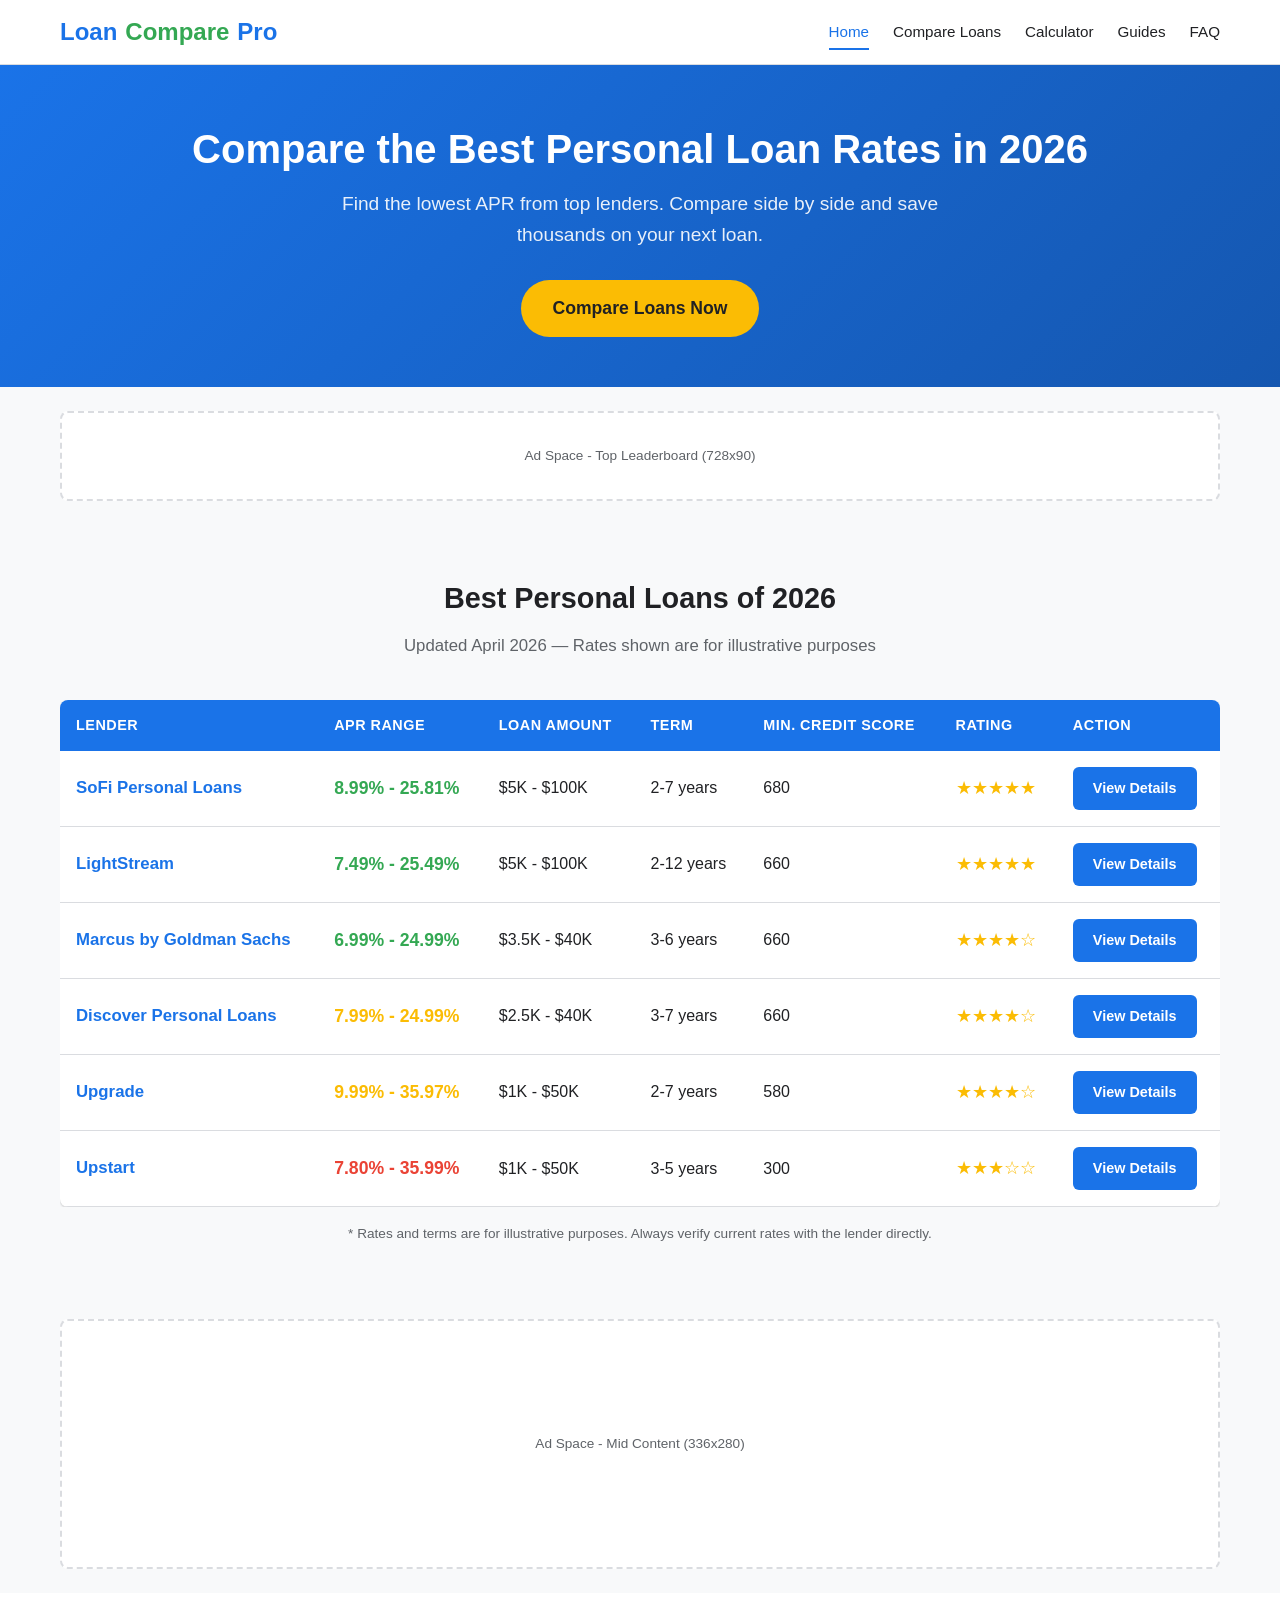
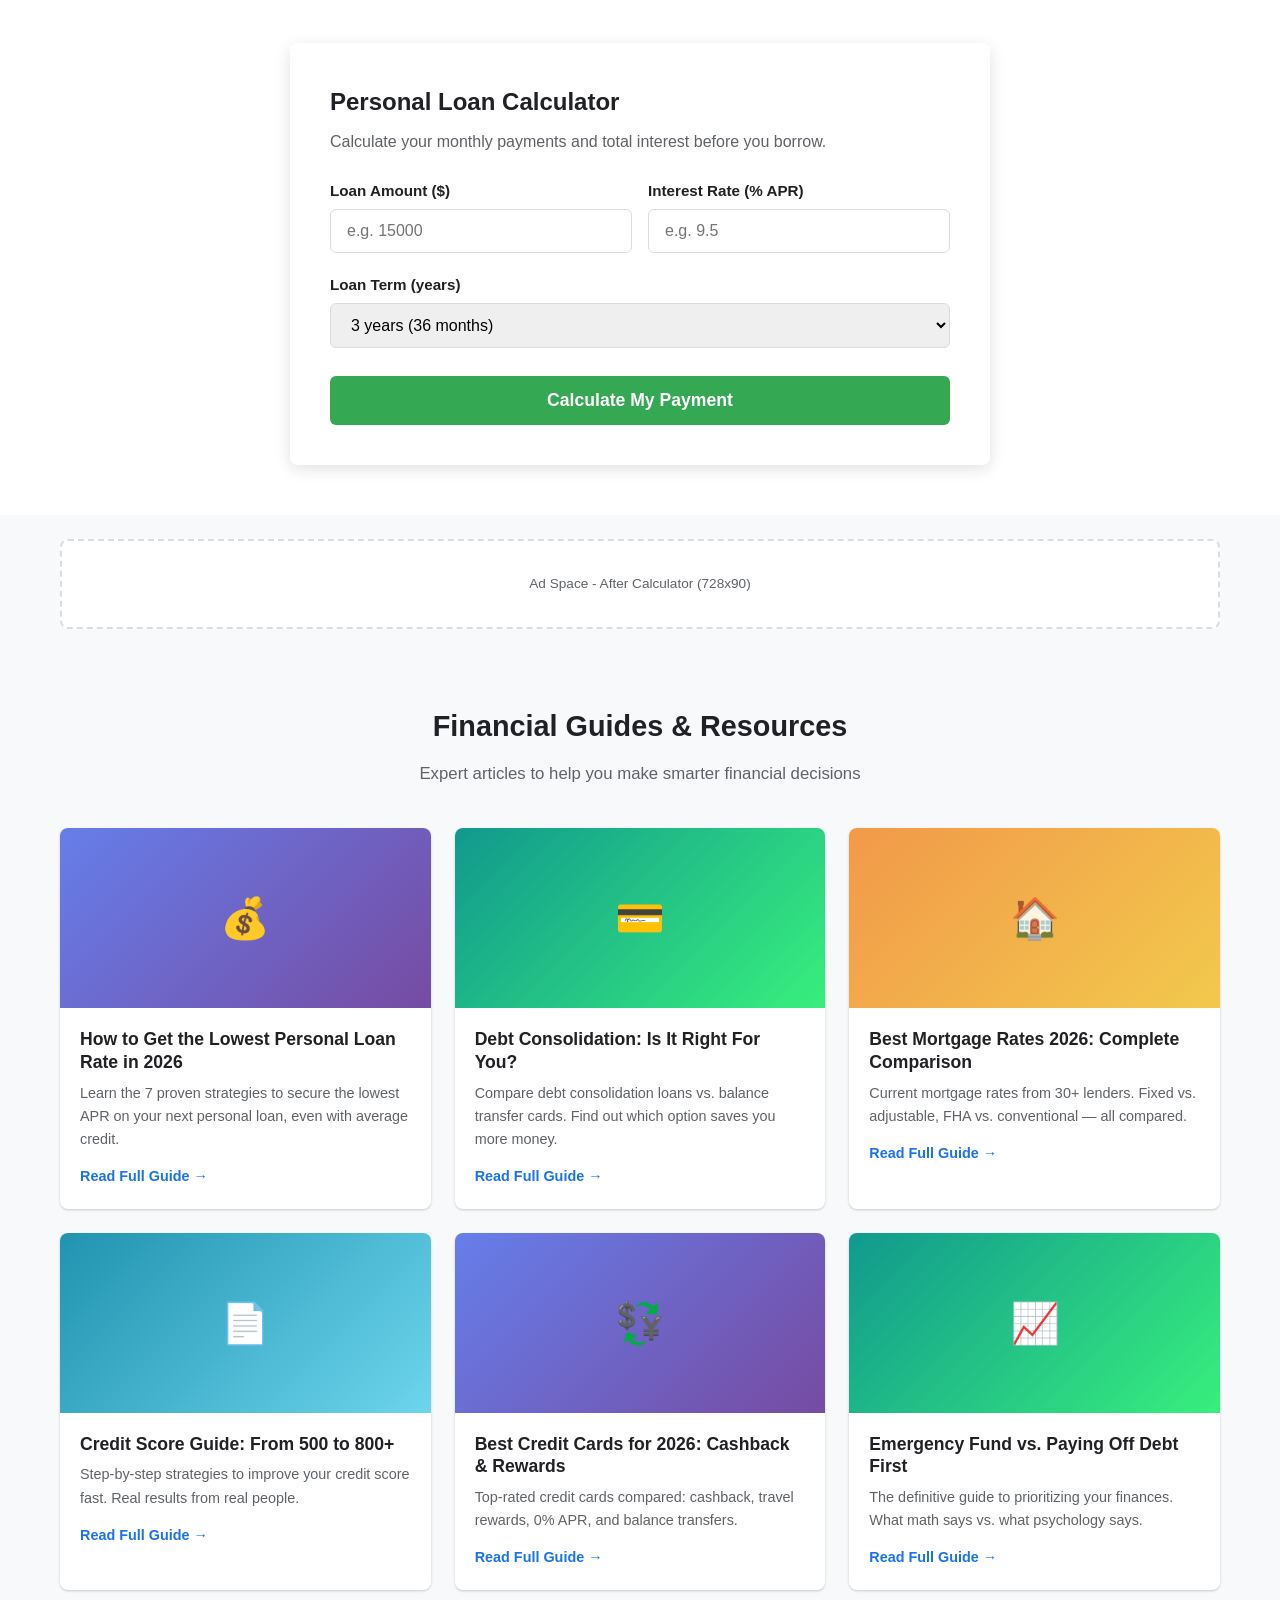
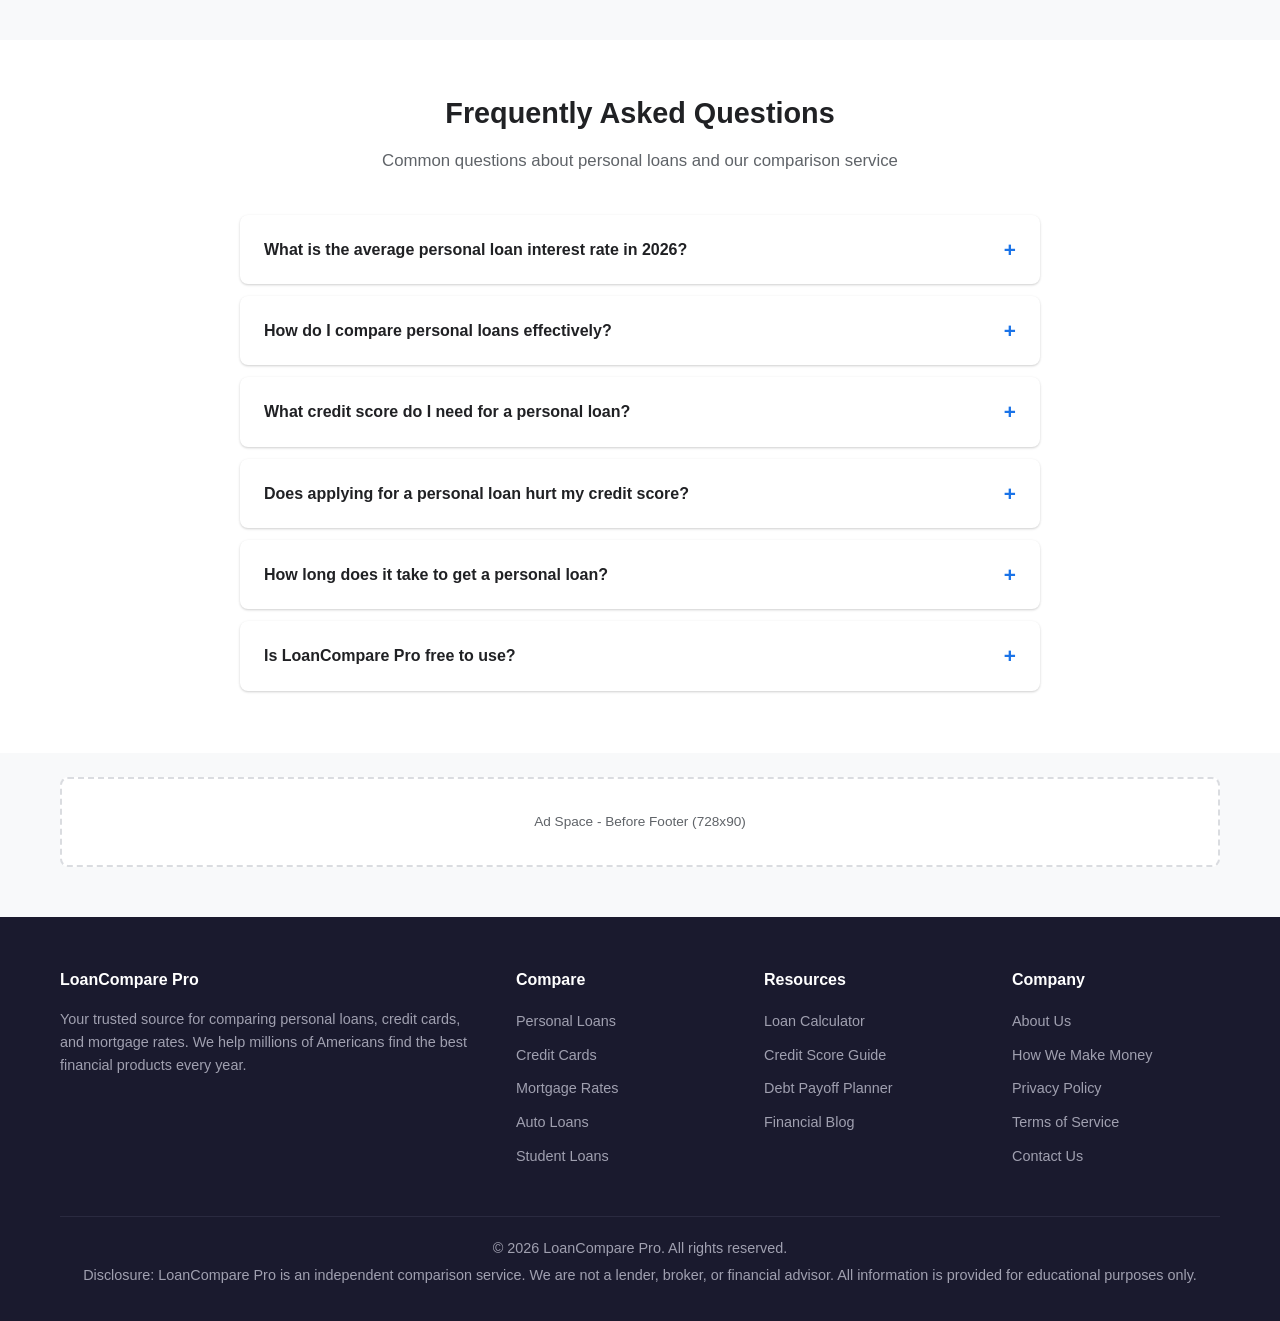
<file: index.html>
<!DOCTYPE html>
<html lang="en">
<head>
  <meta charset="UTF-8">
  <meta name="viewport" content="width=device-width, initial-scale=1.0">
  <title>LoanCompare Pro - Compare Personal Loans, Credit Cards & Mortgage Rates 2026</title>
  <meta name="description" content="Compare the best personal loan rates, credit cards, and mortgage offers in 2026. Free loan calculator, expert reviews, and side-by-side comparisons to save you money.">
  <meta name="keywords" content="personal loans, compare loans, best loan rates, credit cards comparison, mortgage rates 2026, loan calculator, low interest loans, debt consolidation">
  <meta name="robots" content="index, follow">
  <link rel="canonical" href="https://yourdomain.com/">

  <!-- Open Graph -->
  <meta property="og:title" content="LoanCompare Pro - Find the Best Loan Rates in 2026">
  <meta property="og:description" content="Compare personal loans, credit cards, and mortgages side by side. Free calculator included.">
  <meta property="og:type" content="website">

  <!-- Schema.org structured data for SEO -->
  <script type="application/ld+json">
  {
    "@context": "https://schema.org",
    "@type": "WebSite",
    "name": "LoanCompare Pro",
    "description": "Compare personal loan rates, credit cards, and mortgage offers",
    "url": "https://yourdomain.com",
    "potentialAction": {
      "@type": "SearchAction",
      "target": "https://yourdomain.com/search?q={search_term_string}",
      "query-input": "required name=search_term_string"
    }
  }
  </script>

  <script type="application/ld+json">
  {
    "@context": "https://schema.org",
    "@type": "FAQPage",
    "mainEntity": [
      {
        "@type": "Question",
        "name": "What is the average personal loan interest rate in 2026?",
        "acceptedAnswer": {
          "@type": "Answer",
          "text": "The average personal loan interest rate in 2026 ranges from 6.5% to 36% APR, depending on your credit score, loan amount, and lender. Borrowers with excellent credit (750+) can qualify for rates as low as 5.99% APR."
        }
      },
      {
        "@type": "Question",
        "name": "How do I compare personal loans?",
        "acceptedAnswer": {
          "@type": "Answer",
          "text": "To compare personal loans effectively, look at the APR (not just interest rate), loan term, origination fees, prepayment penalties, and monthly payment amount. Use our free loan calculator to compare total costs."
        }
      },
      {
        "@type": "Question",
        "name": "What credit score do I need for a personal loan?",
        "acceptedAnswer": {
          "@type": "Answer",
          "text": "Most lenders require a minimum credit score of 580-660 for personal loans. However, borrowers with scores above 720 receive the best rates. Some online lenders accept scores as low as 560."
        }
      }
    ]
  }
  </script>

  <link rel="stylesheet" href="css/styles.css">
</head>
<body>

  <!-- HEADER -->
  <header class="header">
    <div class="container">
      <a href="/" class="logo">Loan<span>Compare</span> Pro</a>
      <button class="menu-toggle" aria-label="Toggle menu">&#9776;</button>
      <ul class="nav">
        <li><a href="/" class="active">Home</a></li>
        <li><a href="#compare">Compare Loans</a></li>
        <li><a href="#calculator">Calculator</a></li>
        <li><a href="#guides">Guides</a></li>
        <li><a href="#faq">FAQ</a></li>
      </ul>
    </div>
  </header>

  <!-- HERO -->
  <section class="hero">
    <div class="container">
      <h1>Compare the Best Personal Loan Rates in 2026</h1>
      <p>Find the lowest APR from top lenders. Compare side by side and save thousands on your next loan.</p>
      <a href="#compare" class="hero-cta">Compare Loans Now</a>
    </div>
  </section>

  <!-- AD SLOT: Top Leaderboard -->
  <div class="container">
    <div class="ad-container ad-leaderboard">
      <!-- AdSense Ad Unit: Replace with your ad code -->
      Ad Space - Top Leaderboard (728x90)
    </div>
  </div>

  <!-- LOAN COMPARISON TABLE -->
  <section class="section" id="compare">
    <div class="container">
      <h2 class="section-title">Best Personal Loans of 2026</h2>
      <p class="section-subtitle">Updated April 2026 &mdash; Rates shown are for illustrative purposes</p>

      <div style="overflow-x: auto;">
        <table class="comparison-table">
          <thead>
            <tr>
              <th>Lender</th>
              <th>APR Range</th>
              <th>Loan Amount</th>
              <th>Term</th>
              <th>Min. Credit Score</th>
              <th>Rating</th>
              <th>Action</th>
            </tr>
          </thead>
          <tbody>
            <tr>
              <td class="lender-name">SoFi Personal Loans</td>
              <td class="apr-rate apr-good">8.99% - 25.81%</td>
              <td>$5K - $100K</td>
              <td>2-7 years</td>
              <td>680</td>
              <td class="rating">&#9733;&#9733;&#9733;&#9733;&#9733;</td>
              <td><a href="#" class="btn btn-primary">View Details</a></td>
            </tr>
            <tr>
              <td class="lender-name">LightStream</td>
              <td class="apr-rate apr-good">7.49% - 25.49%</td>
              <td>$5K - $100K</td>
              <td>2-12 years</td>
              <td>660</td>
              <td class="rating">&#9733;&#9733;&#9733;&#9733;&#9733;</td>
              <td><a href="#" class="btn btn-primary">View Details</a></td>
            </tr>
            <tr>
              <td class="lender-name">Marcus by Goldman Sachs</td>
              <td class="apr-rate apr-good">6.99% - 24.99%</td>
              <td>$3.5K - $40K</td>
              <td>3-6 years</td>
              <td>660</td>
              <td class="rating">&#9733;&#9733;&#9733;&#9733;&#9734;</td>
              <td><a href="#" class="btn btn-primary">View Details</a></td>
            </tr>
            <tr>
              <td class="lender-name">Discover Personal Loans</td>
              <td class="apr-rate apr-mid">7.99% - 24.99%</td>
              <td>$2.5K - $40K</td>
              <td>3-7 years</td>
              <td>660</td>
              <td class="rating">&#9733;&#9733;&#9733;&#9733;&#9734;</td>
              <td><a href="#" class="btn btn-primary">View Details</a></td>
            </tr>
            <tr>
              <td class="lender-name">Upgrade</td>
              <td class="apr-rate apr-mid">9.99% - 35.97%</td>
              <td>$1K - $50K</td>
              <td>2-7 years</td>
              <td>580</td>
              <td class="rating">&#9733;&#9733;&#9733;&#9733;&#9734;</td>
              <td><a href="#" class="btn btn-primary">View Details</a></td>
            </tr>
            <tr>
              <td class="lender-name">Upstart</td>
              <td class="apr-rate apr-high">7.80% - 35.99%</td>
              <td>$1K - $50K</td>
              <td>3-5 years</td>
              <td>300</td>
              <td class="rating">&#9733;&#9733;&#9733;&#9734;&#9734;</td>
              <td><a href="#" class="btn btn-primary">View Details</a></td>
            </tr>
          </tbody>
        </table>
      </div>

      <p style="text-align: center; margin-top: 16px; color: var(--text-light); font-size: 0.85rem;">
        * Rates and terms are for illustrative purposes. Always verify current rates with the lender directly.
      </p>
    </div>
  </section>

  <!-- AD SLOT: Mid-content Rectangle -->
  <div class="container">
    <div class="ad-container ad-rectangle">
      <!-- AdSense Ad Unit: Replace with your ad code -->
      Ad Space - Mid Content (336x280)
    </div>
  </div>

  <!-- LOAN CALCULATOR -->
  <section class="section" id="calculator" style="background: var(--white);">
    <div class="container">
      <div class="calculator">
        <h2>Personal Loan Calculator</h2>
        <p>Calculate your monthly payments and total interest before you borrow.</p>

        <div class="form-row">
          <div class="form-group">
            <label for="loan-amount">Loan Amount ($)</label>
            <input type="number" id="loan-amount" placeholder="e.g. 15000" min="100" max="1000000" step="100">
          </div>
          <div class="form-group">
            <label for="interest-rate">Interest Rate (% APR)</label>
            <input type="number" id="interest-rate" placeholder="e.g. 9.5" min="0.1" max="100" step="0.1">
          </div>
        </div>

        <div class="form-group">
          <label for="loan-term">Loan Term (years)</label>
          <select id="loan-term">
            <option value="1">1 year (12 months)</option>
            <option value="2">2 years (24 months)</option>
            <option value="3" selected>3 years (36 months)</option>
            <option value="4">4 years (48 months)</option>
            <option value="5">5 years (60 months)</option>
            <option value="7">7 years (84 months)</option>
            <option value="10">10 years (120 months)</option>
          </select>
        </div>

        <button class="btn btn-secondary calc-btn" onclick="calculateLoan()">Calculate My Payment</button>

        <div class="results" id="calc-results">
          <h3>Your Loan Breakdown</h3>
          <div class="result-grid">
            <div class="result-item">
              <div class="label">Monthly Payment</div>
              <div class="value highlight" id="monthly-payment">$0.00</div>
            </div>
            <div class="result-item">
              <div class="label">Total Amount Paid</div>
              <div class="value" id="total-paid">$0.00</div>
            </div>
            <div class="result-item">
              <div class="label">Total Interest</div>
              <div class="value" id="total-interest">$0.00</div>
            </div>
            <div class="result-item">
              <div class="label">Effective Cost</div>
              <div class="value" id="effective-rate">0%</div>
            </div>
          </div>
        </div>
      </div>
    </div>
  </section>

  <!-- AD SLOT: After Calculator -->
  <div class="container">
    <div class="ad-container ad-leaderboard">
      <!-- AdSense Ad Unit -->
      Ad Space - After Calculator (728x90)
    </div>
  </div>

  <!-- GUIDES / ARTICLES -->
  <section class="section" id="guides">
    <div class="container">
      <h2 class="section-title">Financial Guides & Resources</h2>
      <p class="section-subtitle">Expert articles to help you make smarter financial decisions</p>

      <div class="card-grid">
        <article class="card">
          <div class="card-img">&#128176;</div>
          <div class="card-body">
            <h3>How to Get the Lowest Personal Loan Rate in 2026</h3>
            <p>Learn the 7 proven strategies to secure the lowest APR on your next personal loan, even with average credit.</p>
            <a href="articles/lowest-loan-rate.html" class="read-more">Read Full Guide &rarr;</a>
          </div>
        </article>

        <article class="card">
          <div class="card-img card-green">&#128179;</div>
          <div class="card-body">
            <h3>Debt Consolidation: Is It Right For You?</h3>
            <p>Compare debt consolidation loans vs. balance transfer cards. Find out which option saves you more money.</p>
            <a href="articles/debt-consolidation.html" class="read-more">Read Full Guide &rarr;</a>
          </div>
        </article>

        <article class="card">
          <div class="card-img card-orange">&#127968;</div>
          <div class="card-body">
            <h3>Best Mortgage Rates 2026: Complete Comparison</h3>
            <p>Current mortgage rates from 30+ lenders. Fixed vs. adjustable, FHA vs. conventional — all compared.</p>
            <a href="articles/mortgage-rates.html" class="read-more">Read Full Guide &rarr;</a>
          </div>
        </article>

        <article class="card">
          <div class="card-img card-blue">&#128196;</div>
          <div class="card-body">
            <h3>Credit Score Guide: From 500 to 800+</h3>
            <p>Step-by-step strategies to improve your credit score fast. Real results from real people.</p>
            <a href="articles/credit-score-guide.html" class="read-more">Read Full Guide &rarr;</a>
          </div>
        </article>

        <article class="card">
          <div class="card-img">&#128177;</div>
          <div class="card-body">
            <h3>Best Credit Cards for 2026: Cashback & Rewards</h3>
            <p>Top-rated credit cards compared: cashback, travel rewards, 0% APR, and balance transfers.</p>
            <a href="articles/best-credit-cards.html" class="read-more">Read Full Guide &rarr;</a>
          </div>
        </article>

        <article class="card">
          <div class="card-img card-green">&#128200;</div>
          <div class="card-body">
            <h3>Emergency Fund vs. Paying Off Debt First</h3>
            <p>The definitive guide to prioritizing your finances. What math says vs. what psychology says.</p>
            <a href="articles/emergency-fund-vs-debt.html" class="read-more">Read Full Guide &rarr;</a>
          </div>
        </article>
      </div>
    </div>
  </section>

  <!-- FAQ SECTION -->
  <section class="section" id="faq" style="background: var(--white);">
    <div class="container">
      <h2 class="section-title">Frequently Asked Questions</h2>
      <p class="section-subtitle">Common questions about personal loans and our comparison service</p>

      <div class="faq-list">
        <div class="faq-item">
          <div class="faq-question">What is the average personal loan interest rate in 2026?</div>
          <div class="faq-answer">
            The average personal loan interest rate in 2026 ranges from 6.5% to 36% APR, depending on your credit score, loan amount, and lender. Borrowers with excellent credit (750+) can qualify for rates as low as 5.99% APR, while those with fair credit (580-669) typically see rates between 17% and 30% APR. Online lenders tend to offer more competitive rates than traditional banks.
          </div>
        </div>

        <div class="faq-item">
          <div class="faq-question">How do I compare personal loans effectively?</div>
          <div class="faq-answer">
            To compare personal loans effectively, look beyond just the interest rate. Consider the APR (which includes fees), loan term length, origination fees (typically 1-8% of the loan amount), prepayment penalties, and monthly payment amount. Use our free loan calculator above to compare the total cost of different loan options side by side.
          </div>
        </div>

        <div class="faq-item">
          <div class="faq-question">What credit score do I need for a personal loan?</div>
          <div class="faq-answer">
            Most lenders require a minimum credit score of 580-660 for personal loans. However, borrowers with scores above 720 receive the best rates and terms. Some online lenders like Upstart accept scores as low as 300 by using alternative data such as education and employment history. The higher your credit score, the lower your interest rate will be.
          </div>
        </div>

        <div class="faq-item">
          <div class="faq-question">Does applying for a personal loan hurt my credit score?</div>
          <div class="faq-answer">
            Most lenders offer a pre-qualification process that uses a soft credit check, which does NOT affect your credit score. However, once you formally apply and the lender performs a hard credit inquiry, it may temporarily lower your score by 5-10 points. This impact typically fades within a few months. Multiple hard inquiries for the same type of loan within a 14-45 day window are usually counted as a single inquiry.
          </div>
        </div>

        <div class="faq-item">
          <div class="faq-question">How long does it take to get a personal loan?</div>
          <div class="faq-answer">
            Online lenders like SoFi and LightStream can approve and fund personal loans within 1-3 business days. Some even offer same-day funding. Traditional banks and credit unions may take 1-2 weeks. The speed depends on the lender, your application completeness, and whether additional documentation is needed for verification.
          </div>
        </div>

        <div class="faq-item">
          <div class="faq-question">Is LoanCompare Pro free to use?</div>
          <div class="faq-answer">
            Yes, LoanCompare Pro is 100% free for consumers. We earn revenue through advertising displayed on our site. Our comparisons and reviews are independent and not influenced by our advertisers. We aim to provide accurate, unbiased information to help you make the best financial decisions.
          </div>
        </div>
      </div>
    </div>
  </section>

  <!-- AD SLOT: Before Footer -->
  <div class="container">
    <div class="ad-container ad-leaderboard">
      <!-- AdSense Ad Unit -->
      Ad Space - Before Footer (728x90)
    </div>
  </div>

  <!-- FOOTER -->
  <footer class="footer">
    <div class="container">
      <div class="footer-grid">
        <div>
          <h4>LoanCompare Pro</h4>
          <p>Your trusted source for comparing personal loans, credit cards, and mortgage rates. We help millions of Americans find the best financial products every year.</p>
        </div>
        <div>
          <h4>Compare</h4>
          <ul>
            <li><a href="#">Personal Loans</a></li>
            <li><a href="#">Credit Cards</a></li>
            <li><a href="#">Mortgage Rates</a></li>
            <li><a href="#">Auto Loans</a></li>
            <li><a href="#">Student Loans</a></li>
          </ul>
        </div>
        <div>
          <h4>Resources</h4>
          <ul>
            <li><a href="#">Loan Calculator</a></li>
            <li><a href="#">Credit Score Guide</a></li>
            <li><a href="#">Debt Payoff Planner</a></li>
            <li><a href="#">Financial Blog</a></li>
          </ul>
        </div>
        <div>
          <h4>Company</h4>
          <ul>
            <li><a href="#">About Us</a></li>
            <li><a href="#">How We Make Money</a></li>
            <li><a href="#">Privacy Policy</a></li>
            <li><a href="#">Terms of Service</a></li>
            <li><a href="#">Contact Us</a></li>
          </ul>
        </div>
      </div>
      <div class="footer-bottom">
        <p>&copy; 2026 LoanCompare Pro. All rights reserved.</p>
        <p>Disclosure: LoanCompare Pro is an independent comparison service. We are not a lender, broker, or financial advisor. All information is provided for educational purposes only.</p>
      </div>
    </div>
  </footer>

  <script src="js/calculator.js"></script>
</body>
</html>
</file>
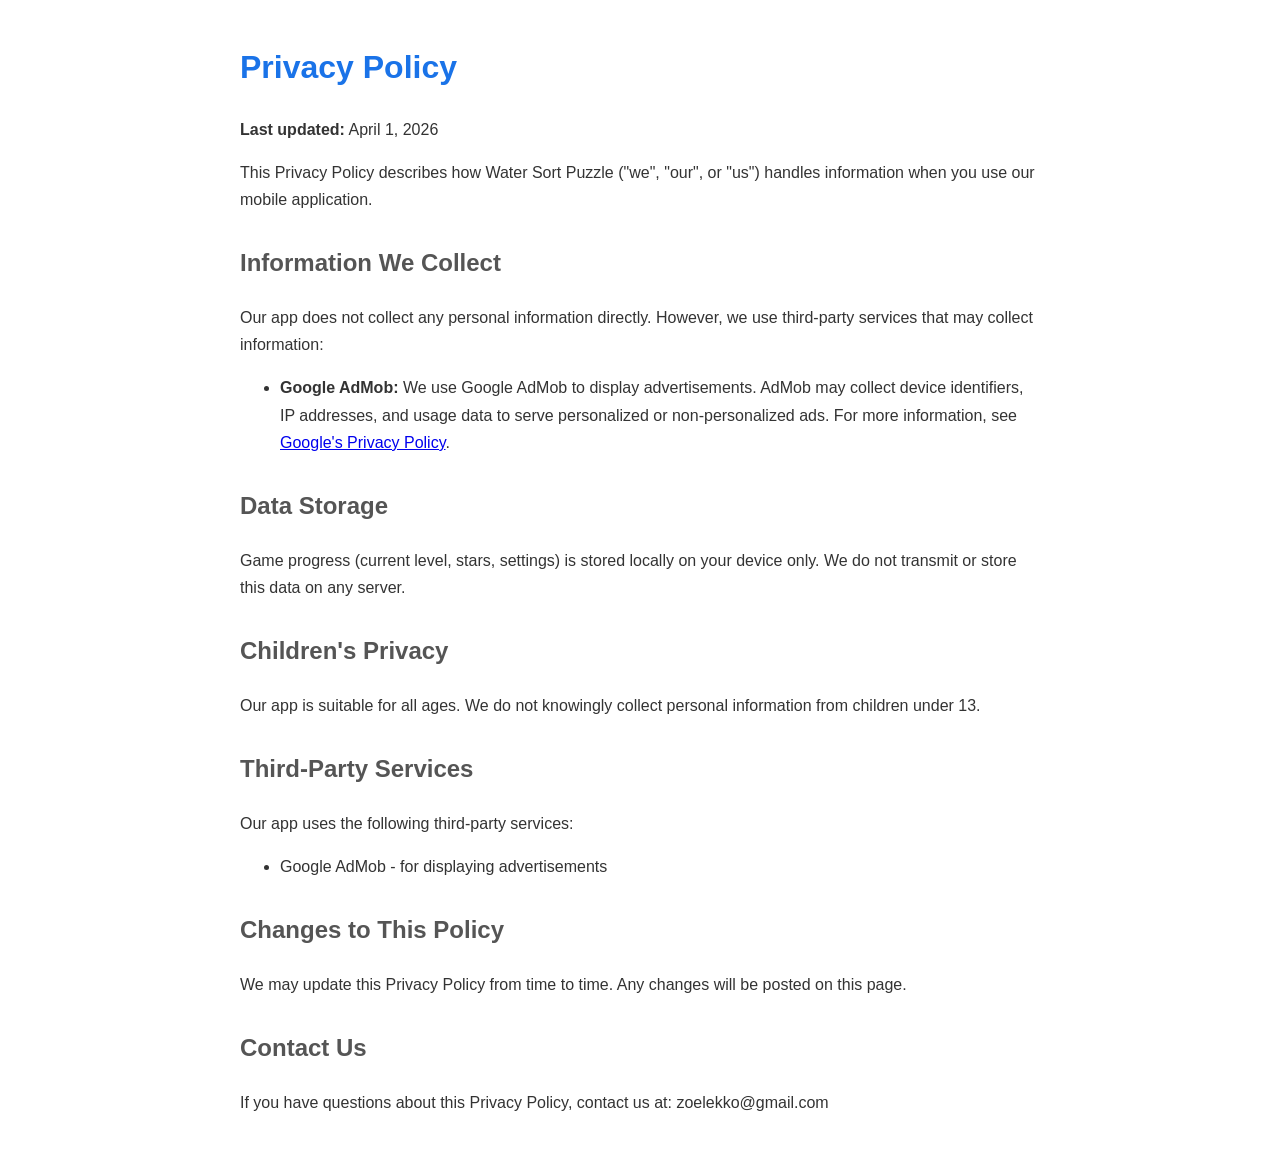
<file: privacy.html>
<!DOCTYPE html>
<html lang="en">
<head>
  <meta charset="UTF-8">
  <meta name="viewport" content="width=device-width, initial-scale=1.0">
  <title>Privacy Policy - Water Sort Puzzle</title>
  <style>
    body { font-family: Arial, sans-serif; max-width: 800px; margin: 40px auto; padding: 0 20px; color: #333; line-height: 1.7; }
    h1 { color: #1a73e8; }
    h2 { color: #555; margin-top: 30px; }
  </style>
</head>
<body>
  <h1>Privacy Policy</h1>
  <p><strong>Last updated:</strong> April 1, 2026</p>
  <p>This Privacy Policy describes how Water Sort Puzzle ("we", "our", or "us") handles information when you use our mobile application.</p>

  <h2>Information We Collect</h2>
  <p>Our app does not collect any personal information directly. However, we use third-party services that may collect information:</p>
  <ul>
    <li><strong>Google AdMob:</strong> We use Google AdMob to display advertisements. AdMob may collect device identifiers, IP addresses, and usage data to serve personalized or non-personalized ads. For more information, see <a href="https://policies.google.com/privacy">Google's Privacy Policy</a>.</li>
  </ul>

  <h2>Data Storage</h2>
  <p>Game progress (current level, stars, settings) is stored locally on your device only. We do not transmit or store this data on any server.</p>

  <h2>Children's Privacy</h2>
  <p>Our app is suitable for all ages. We do not knowingly collect personal information from children under 13.</p>

  <h2>Third-Party Services</h2>
  <p>Our app uses the following third-party services:</p>
  <ul>
    <li>Google AdMob - for displaying advertisements</li>
  </ul>

  <h2>Changes to This Policy</h2>
  <p>We may update this Privacy Policy from time to time. Any changes will be posted on this page.</p>

  <h2>Contact Us</h2>
  <p>If you have questions about this Privacy Policy, contact us at: zoelekko@gmail.com</p>
</body>
</html>
</file>
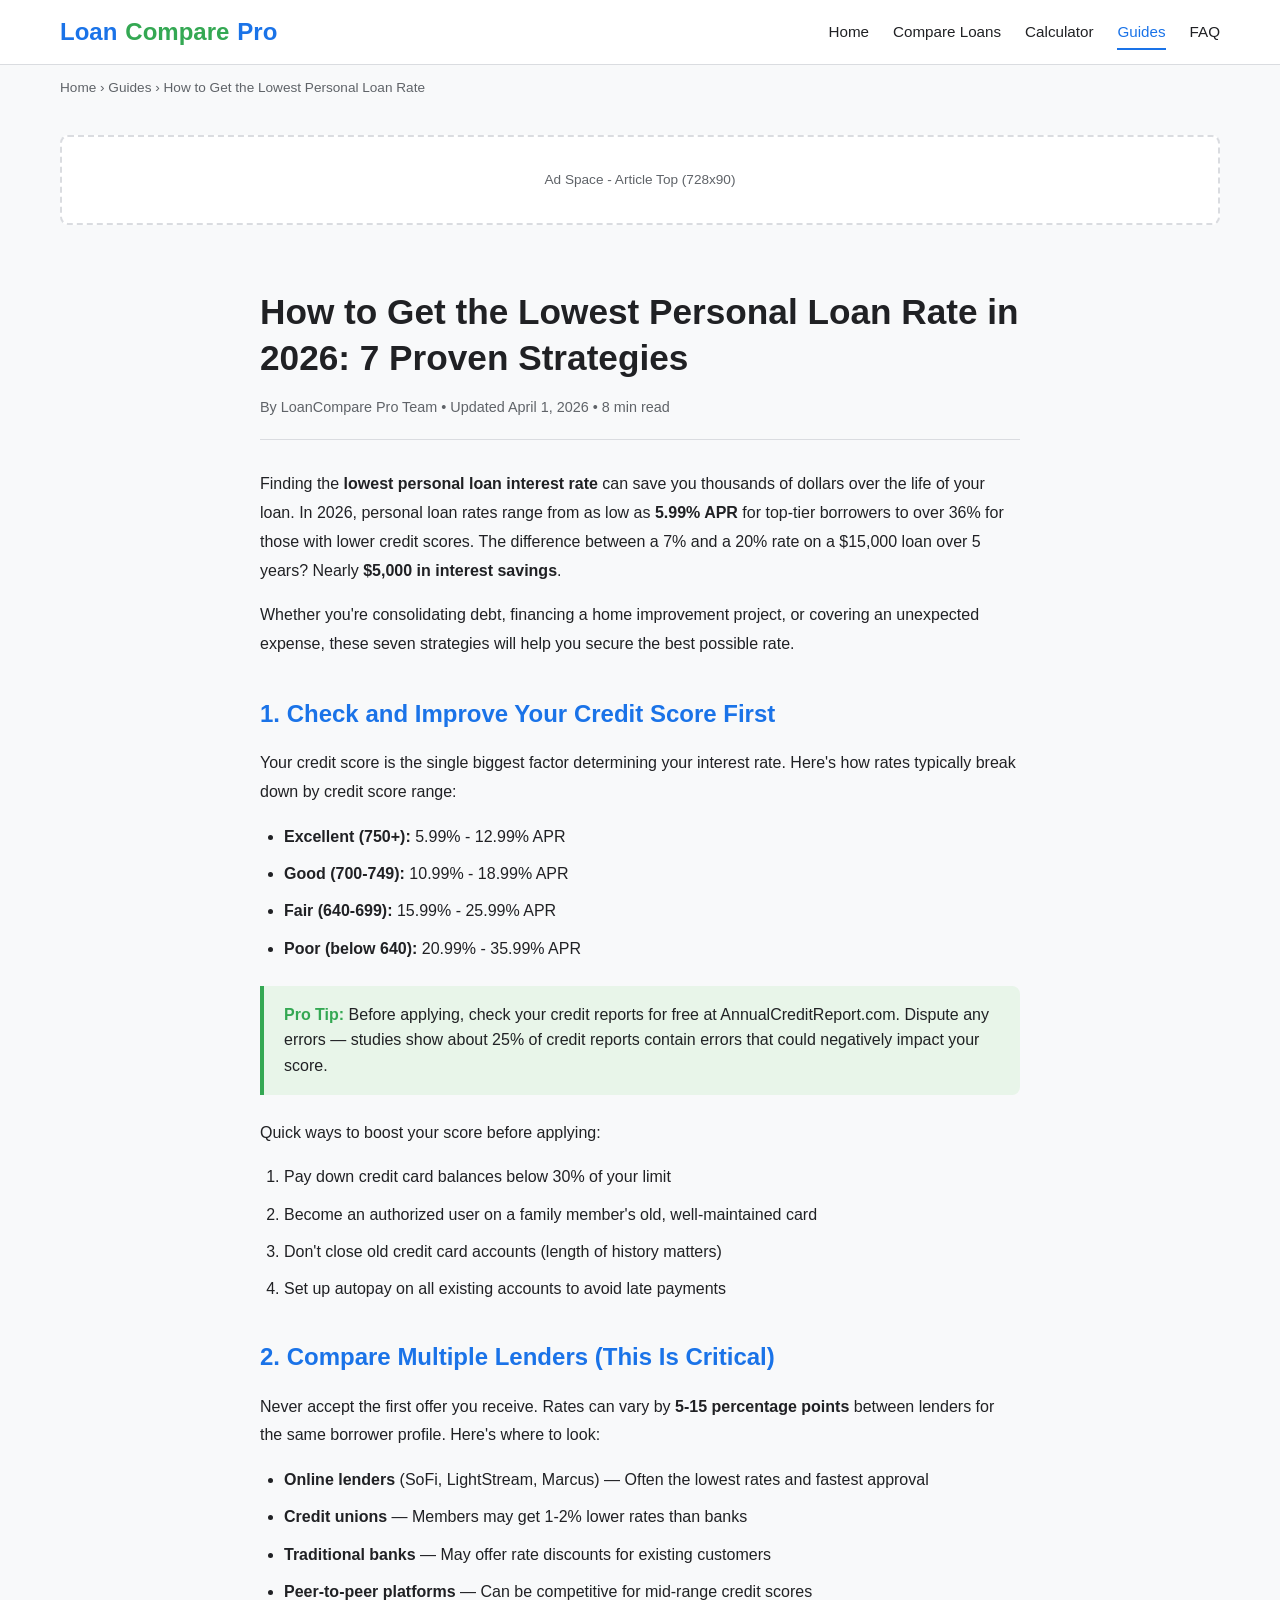
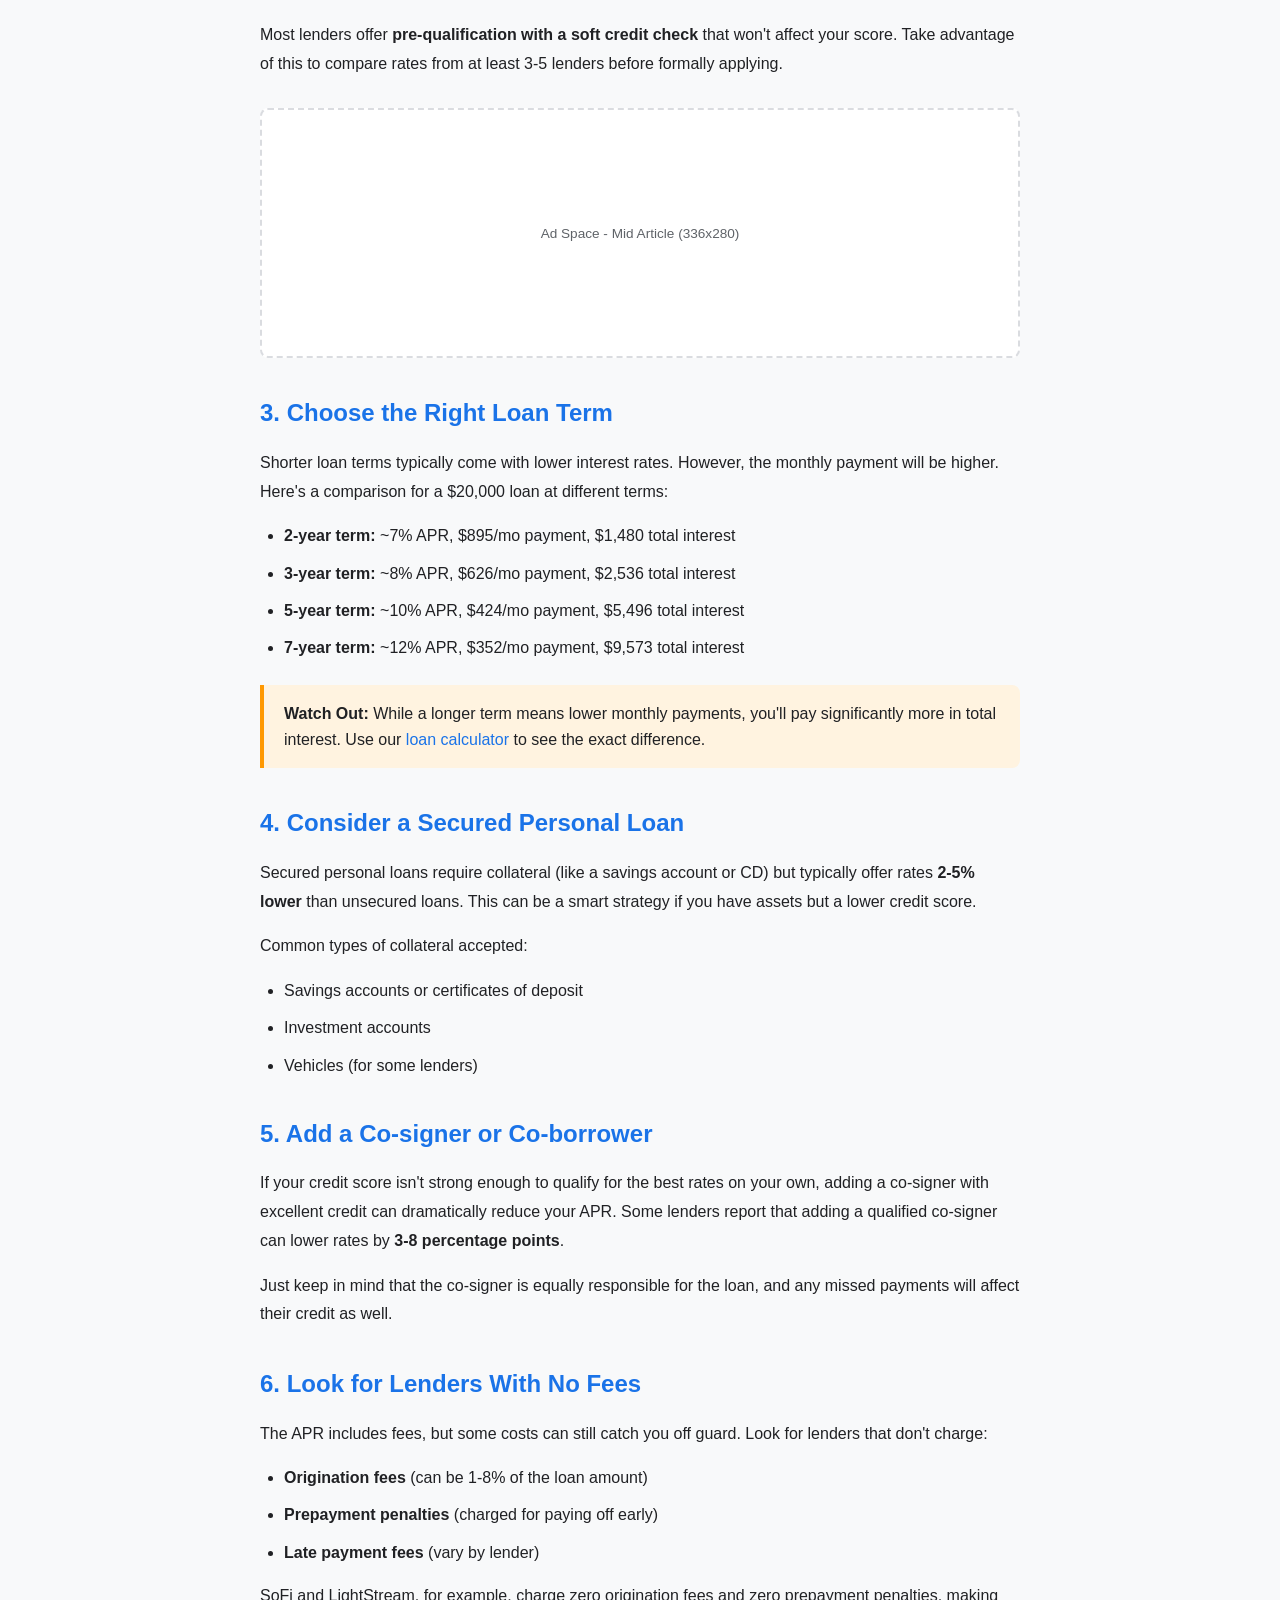
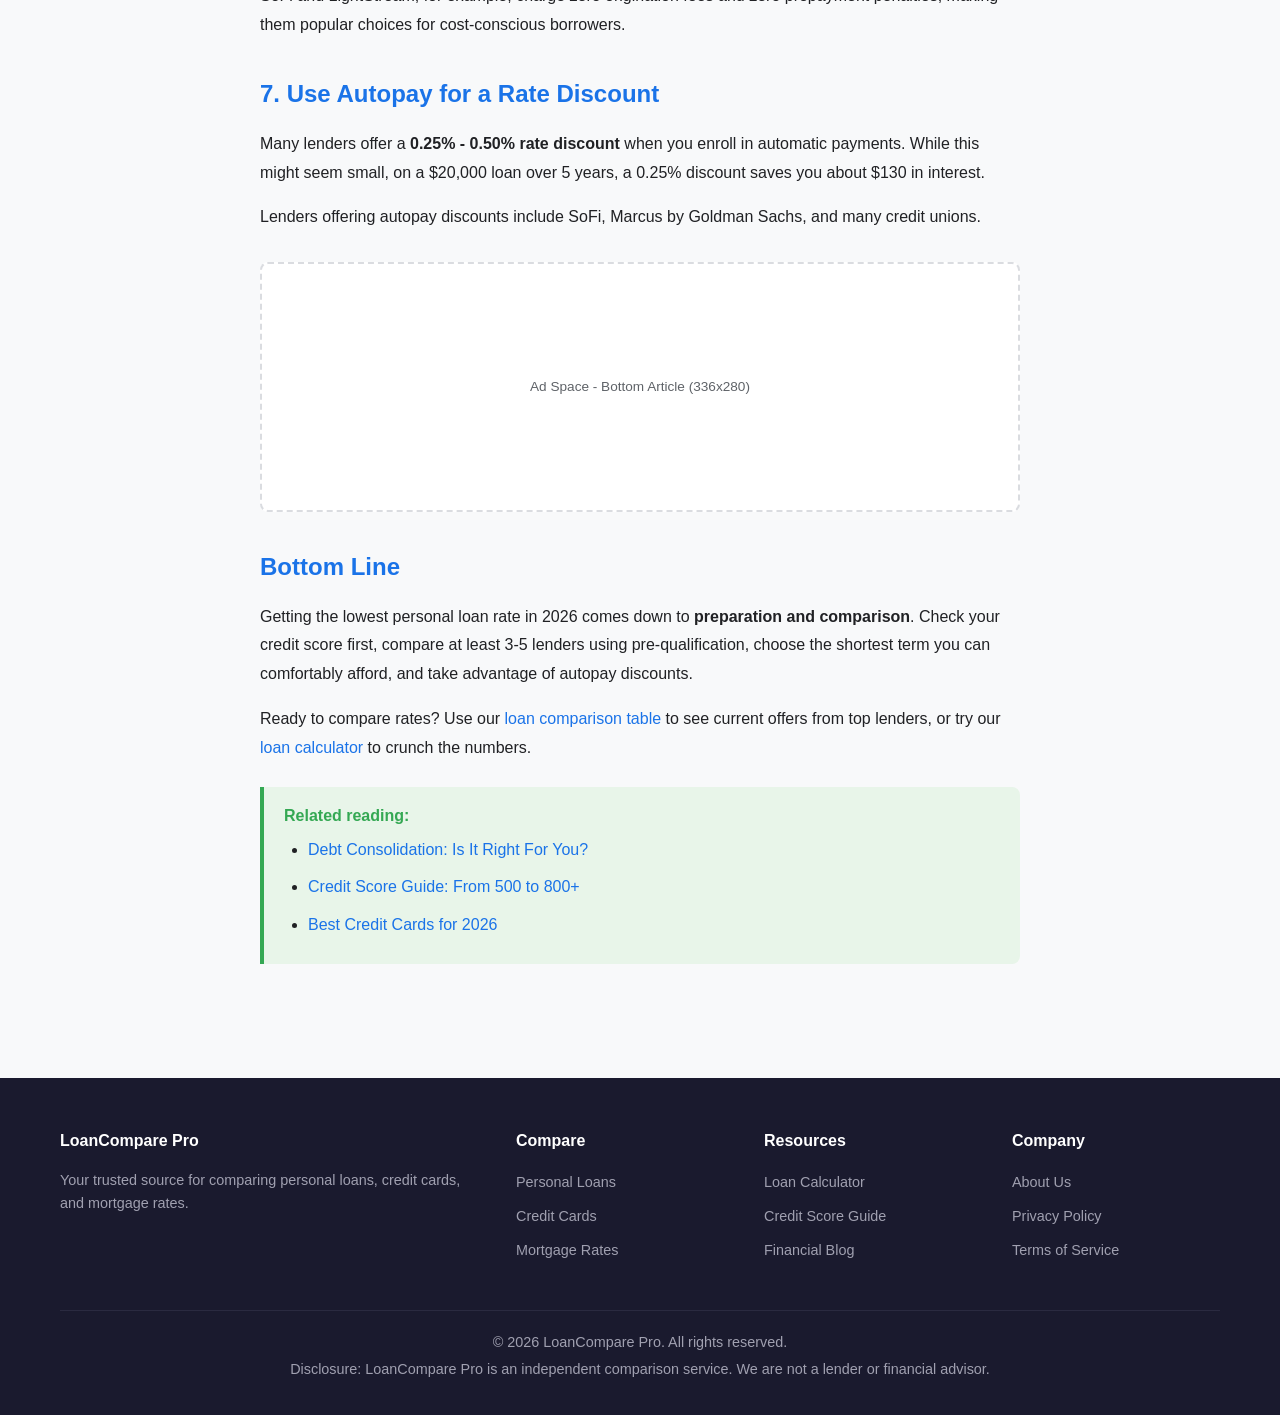
<file: articles/lowest-loan-rate.html>
<!DOCTYPE html>
<html lang="en">
<head>
  <meta charset="UTF-8">
  <meta name="viewport" content="width=device-width, initial-scale=1.0">
  <title>How to Get the Lowest Personal Loan Rate in 2026 | LoanCompare Pro</title>
  <meta name="description" content="7 proven strategies to secure the lowest APR on your personal loan in 2026. Tips from financial experts to save thousands in interest.">
  <meta name="keywords" content="lowest personal loan rate, how to get low APR, personal loan tips 2026, reduce loan interest rate, best personal loan rates">
  <link rel="canonical" href="https://yourdomain.com/articles/lowest-loan-rate.html">

  <script type="application/ld+json">
  {
    "@context": "https://schema.org",
    "@type": "Article",
    "headline": "How to Get the Lowest Personal Loan Rate in 2026",
    "description": "7 proven strategies to secure the lowest APR on your personal loan",
    "datePublished": "2026-04-01",
    "dateModified": "2026-04-01",
    "author": {
      "@type": "Organization",
      "name": "LoanCompare Pro"
    },
    "publisher": {
      "@type": "Organization",
      "name": "LoanCompare Pro"
    }
  }
  </script>

  <link rel="stylesheet" href="../css/styles.css">
  <style>
    .article-content {
      max-width: 800px;
      margin: 0 auto;
      padding: 40px 20px;
    }
    .article-content h1 {
      font-size: 2.2rem;
      line-height: 1.3;
      margin-bottom: 16px;
    }
    .article-meta {
      color: var(--text-light);
      font-size: 0.9rem;
      margin-bottom: 30px;
      padding-bottom: 20px;
      border-bottom: 1px solid var(--border);
    }
    .article-content h2 {
      font-size: 1.5rem;
      margin: 36px 0 16px;
      color: var(--primary);
    }
    .article-content h3 {
      font-size: 1.2rem;
      margin: 24px 0 12px;
    }
    .article-content p {
      margin-bottom: 16px;
      line-height: 1.8;
    }
    .article-content ul, .article-content ol {
      margin: 16px 0;
      padding-left: 24px;
    }
    .article-content li {
      margin-bottom: 10px;
      line-height: 1.7;
    }
    .tip-box {
      background: #e8f5e9;
      border-left: 4px solid var(--secondary);
      padding: 16px 20px;
      border-radius: 0 var(--radius) var(--radius) 0;
      margin: 24px 0;
    }
    .tip-box strong {
      color: var(--secondary);
    }
    .warning-box {
      background: #fff3e0;
      border-left: 4px solid #ff9800;
      padding: 16px 20px;
      border-radius: 0 var(--radius) var(--radius) 0;
      margin: 24px 0;
    }
    .breadcrumb {
      padding: 12px 0;
      font-size: 0.85rem;
      color: var(--text-light);
    }
    .breadcrumb a {
      color: var(--text-light);
    }
  </style>
</head>
<body>

  <!-- HEADER -->
  <header class="header">
    <div class="container">
      <a href="../index.html" class="logo">Loan<span>Compare</span> Pro</a>
      <button class="menu-toggle" aria-label="Toggle menu">&#9776;</button>
      <ul class="nav">
        <li><a href="../index.html">Home</a></li>
        <li><a href="../index.html#compare">Compare Loans</a></li>
        <li><a href="../index.html#calculator">Calculator</a></li>
        <li><a href="../index.html#guides" class="active">Guides</a></li>
        <li><a href="../index.html#faq">FAQ</a></li>
      </ul>
    </div>
  </header>

  <!-- BREADCRUMB -->
  <div class="container">
    <div class="breadcrumb">
      <a href="../index.html">Home</a> &rsaquo;
      <a href="../index.html#guides">Guides</a> &rsaquo;
      How to Get the Lowest Personal Loan Rate
    </div>
  </div>

  <!-- AD SLOT -->
  <div class="container">
    <div class="ad-container ad-leaderboard">
      Ad Space - Article Top (728x90)
    </div>
  </div>

  <!-- ARTICLE -->
  <article class="article-content">
    <h1>How to Get the Lowest Personal Loan Rate in 2026: 7 Proven Strategies</h1>
    <div class="article-meta">
      By LoanCompare Pro Team &bull; Updated April 1, 2026 &bull; 8 min read
    </div>

    <p>Finding the <strong>lowest personal loan interest rate</strong> can save you thousands of dollars over the life of your loan. In 2026, personal loan rates range from as low as <strong>5.99% APR</strong> for top-tier borrowers to over 36% for those with lower credit scores. The difference between a 7% and a 20% rate on a $15,000 loan over 5 years? Nearly <strong>$5,000 in interest savings</strong>.</p>

    <p>Whether you're consolidating debt, financing a home improvement project, or covering an unexpected expense, these seven strategies will help you secure the best possible rate.</p>

    <h2>1. Check and Improve Your Credit Score First</h2>

    <p>Your credit score is the single biggest factor determining your interest rate. Here's how rates typically break down by credit score range:</p>

    <ul>
      <li><strong>Excellent (750+):</strong> 5.99% - 12.99% APR</li>
      <li><strong>Good (700-749):</strong> 10.99% - 18.99% APR</li>
      <li><strong>Fair (640-699):</strong> 15.99% - 25.99% APR</li>
      <li><strong>Poor (below 640):</strong> 20.99% - 35.99% APR</li>
    </ul>

    <div class="tip-box">
      <strong>Pro Tip:</strong> Before applying, check your credit reports for free at AnnualCreditReport.com. Dispute any errors — studies show about 25% of credit reports contain errors that could negatively impact your score.
    </div>

    <p>Quick ways to boost your score before applying:</p>
    <ol>
      <li>Pay down credit card balances below 30% of your limit</li>
      <li>Become an authorized user on a family member's old, well-maintained card</li>
      <li>Don't close old credit card accounts (length of history matters)</li>
      <li>Set up autopay on all existing accounts to avoid late payments</li>
    </ol>

    <h2>2. Compare Multiple Lenders (This Is Critical)</h2>

    <p>Never accept the first offer you receive. Rates can vary by <strong>5-15 percentage points</strong> between lenders for the same borrower profile. Here's where to look:</p>

    <ul>
      <li><strong>Online lenders</strong> (SoFi, LightStream, Marcus) — Often the lowest rates and fastest approval</li>
      <li><strong>Credit unions</strong> — Members may get 1-2% lower rates than banks</li>
      <li><strong>Traditional banks</strong> — May offer rate discounts for existing customers</li>
      <li><strong>Peer-to-peer platforms</strong> — Can be competitive for mid-range credit scores</li>
    </ul>

    <p>Most lenders offer <strong>pre-qualification with a soft credit check</strong> that won't affect your score. Take advantage of this to compare rates from at least 3-5 lenders before formally applying.</p>

    <!-- AD SLOT: Mid-article -->
    <div class="ad-container ad-rectangle" style="margin: 30px auto;">
      Ad Space - Mid Article (336x280)
    </div>

    <h2>3. Choose the Right Loan Term</h2>

    <p>Shorter loan terms typically come with lower interest rates. However, the monthly payment will be higher. Here's a comparison for a $20,000 loan at different terms:</p>

    <ul>
      <li><strong>2-year term:</strong> ~7% APR, $895/mo payment, $1,480 total interest</li>
      <li><strong>3-year term:</strong> ~8% APR, $626/mo payment, $2,536 total interest</li>
      <li><strong>5-year term:</strong> ~10% APR, $424/mo payment, $5,496 total interest</li>
      <li><strong>7-year term:</strong> ~12% APR, $352/mo payment, $9,573 total interest</li>
    </ul>

    <div class="warning-box">
      <strong>Watch Out:</strong> While a longer term means lower monthly payments, you'll pay significantly more in total interest. Use our <a href="../index.html#calculator">loan calculator</a> to see the exact difference.
    </div>

    <h2>4. Consider a Secured Personal Loan</h2>

    <p>Secured personal loans require collateral (like a savings account or CD) but typically offer rates <strong>2-5% lower</strong> than unsecured loans. This can be a smart strategy if you have assets but a lower credit score.</p>

    <p>Common types of collateral accepted:</p>
    <ul>
      <li>Savings accounts or certificates of deposit</li>
      <li>Investment accounts</li>
      <li>Vehicles (for some lenders)</li>
    </ul>

    <h2>5. Add a Co-signer or Co-borrower</h2>

    <p>If your credit score isn't strong enough to qualify for the best rates on your own, adding a co-signer with excellent credit can dramatically reduce your APR. Some lenders report that adding a qualified co-signer can lower rates by <strong>3-8 percentage points</strong>.</p>

    <p>Just keep in mind that the co-signer is equally responsible for the loan, and any missed payments will affect their credit as well.</p>

    <h2>6. Look for Lenders With No Fees</h2>

    <p>The APR includes fees, but some costs can still catch you off guard. Look for lenders that don't charge:</p>

    <ul>
      <li><strong>Origination fees</strong> (can be 1-8% of the loan amount)</li>
      <li><strong>Prepayment penalties</strong> (charged for paying off early)</li>
      <li><strong>Late payment fees</strong> (vary by lender)</li>
    </ul>

    <p>SoFi and LightStream, for example, charge zero origination fees and zero prepayment penalties, making them popular choices for cost-conscious borrowers.</p>

    <h2>7. Use Autopay for a Rate Discount</h2>

    <p>Many lenders offer a <strong>0.25% - 0.50% rate discount</strong> when you enroll in automatic payments. While this might seem small, on a $20,000 loan over 5 years, a 0.25% discount saves you about $130 in interest.</p>

    <p>Lenders offering autopay discounts include SoFi, Marcus by Goldman Sachs, and many credit unions.</p>

    <!-- AD SLOT -->
    <div class="ad-container ad-rectangle" style="margin: 30px auto;">
      Ad Space - Bottom Article (336x280)
    </div>

    <h2>Bottom Line</h2>

    <p>Getting the lowest personal loan rate in 2026 comes down to <strong>preparation and comparison</strong>. Check your credit score first, compare at least 3-5 lenders using pre-qualification, choose the shortest term you can comfortably afford, and take advantage of autopay discounts.</p>

    <p>Ready to compare rates? Use our <a href="../index.html#compare">loan comparison table</a> to see current offers from top lenders, or try our <a href="../index.html#calculator">loan calculator</a> to crunch the numbers.</p>

    <div class="tip-box">
      <strong>Related reading:</strong>
      <ul style="margin-top: 8px; margin-bottom: 0;">
        <li><a href="debt-consolidation.html">Debt Consolidation: Is It Right For You?</a></li>
        <li><a href="credit-score-guide.html">Credit Score Guide: From 500 to 800+</a></li>
        <li><a href="best-credit-cards.html">Best Credit Cards for 2026</a></li>
      </ul>
    </div>
  </article>

  <!-- FOOTER -->
  <footer class="footer">
    <div class="container">
      <div class="footer-grid">
        <div>
          <h4>LoanCompare Pro</h4>
          <p>Your trusted source for comparing personal loans, credit cards, and mortgage rates.</p>
        </div>
        <div>
          <h4>Compare</h4>
          <ul>
            <li><a href="#">Personal Loans</a></li>
            <li><a href="#">Credit Cards</a></li>
            <li><a href="#">Mortgage Rates</a></li>
          </ul>
        </div>
        <div>
          <h4>Resources</h4>
          <ul>
            <li><a href="../index.html#calculator">Loan Calculator</a></li>
            <li><a href="#">Credit Score Guide</a></li>
            <li><a href="#">Financial Blog</a></li>
          </ul>
        </div>
        <div>
          <h4>Company</h4>
          <ul>
            <li><a href="#">About Us</a></li>
            <li><a href="#">Privacy Policy</a></li>
            <li><a href="#">Terms of Service</a></li>
          </ul>
        </div>
      </div>
      <div class="footer-bottom">
        <p>&copy; 2026 LoanCompare Pro. All rights reserved.</p>
        <p>Disclosure: LoanCompare Pro is an independent comparison service. We are not a lender or financial advisor.</p>
      </div>
    </div>
  </footer>

  <script src="../js/calculator.js"></script>
</body>
</html>
</file>
<file: css/styles.css>
/* ===== RESET & BASE ===== */
*, *::before, *::after {
  box-sizing: border-box;
  margin: 0;
  padding: 0;
}

:root {
  --primary: #1a73e8;
  --primary-dark: #1557b0;
  --secondary: #34a853;
  --accent: #fbbc04;
  --danger: #ea4335;
  --text: #202124;
  --text-light: #5f6368;
  --bg: #f8f9fa;
  --white: #ffffff;
  --border: #dadce0;
  --shadow: 0 1px 3px rgba(0,0,0,0.12), 0 1px 2px rgba(0,0,0,0.08);
  --shadow-lg: 0 4px 16px rgba(0,0,0,0.12);
  --radius: 8px;
  --max-width: 1200px;
}

body {
  font-family: 'Segoe UI', -apple-system, BlinkMacSystemFont, 'Roboto', sans-serif;
  color: var(--text);
  background: var(--bg);
  line-height: 1.6;
  font-size: 16px;
}

a {
  color: var(--primary);
  text-decoration: none;
}

a:hover {
  text-decoration: underline;
}

img {
  max-width: 100%;
  height: auto;
}

/* ===== LAYOUT ===== */
.container {
  max-width: var(--max-width);
  margin: 0 auto;
  padding: 0 20px;
}

/* ===== HEADER ===== */
.header {
  background: var(--white);
  border-bottom: 1px solid var(--border);
  position: sticky;
  top: 0;
  z-index: 100;
}

.header .container {
  display: flex;
  align-items: center;
  justify-content: space-between;
  height: 64px;
}

.logo {
  font-size: 1.5rem;
  font-weight: 700;
  color: var(--primary);
  display: flex;
  align-items: center;
  gap: 8px;
}

.logo span {
  color: var(--secondary);
}

.nav {
  display: flex;
  gap: 24px;
  list-style: none;
}

.nav a {
  color: var(--text);
  font-weight: 500;
  font-size: 0.95rem;
  padding: 8px 0;
  border-bottom: 2px solid transparent;
  transition: border-color 0.2s;
}

.nav a:hover,
.nav a.active {
  color: var(--primary);
  border-bottom-color: var(--primary);
  text-decoration: none;
}

.menu-toggle {
  display: none;
  background: none;
  border: none;
  font-size: 1.5rem;
  cursor: pointer;
  color: var(--text);
}

/* ===== HERO ===== */
.hero {
  background: linear-gradient(135deg, #1a73e8 0%, #1557b0 100%);
  color: var(--white);
  padding: 60px 0 50px;
  text-align: center;
}

.hero h1 {
  font-size: 2.5rem;
  font-weight: 700;
  margin-bottom: 16px;
  line-height: 1.2;
}

.hero p {
  font-size: 1.2rem;
  opacity: 0.9;
  max-width: 600px;
  margin: 0 auto 30px;
}

.hero-cta {
  display: inline-block;
  background: var(--accent);
  color: var(--text);
  padding: 14px 32px;
  border-radius: 30px;
  font-weight: 700;
  font-size: 1.1rem;
  transition: transform 0.2s, box-shadow 0.2s;
}

.hero-cta:hover {
  transform: translateY(-2px);
  box-shadow: 0 4px 12px rgba(0,0,0,0.3);
  text-decoration: none;
}

/* ===== AD PLACEHOLDER ===== */
.ad-container {
  background: var(--white);
  border: 2px dashed var(--border);
  border-radius: var(--radius);
  padding: 20px;
  text-align: center;
  margin: 24px 0;
  min-height: 90px;
  display: flex;
  align-items: center;
  justify-content: center;
  color: var(--text-light);
  font-size: 0.85rem;
}

.ad-container.ad-leaderboard {
  min-height: 90px;
}

.ad-container.ad-rectangle {
  min-height: 250px;
}

/* ===== LOAN COMPARISON TABLE ===== */
.section {
  padding: 50px 0;
}

.section-title {
  font-size: 1.8rem;
  font-weight: 700;
  text-align: center;
  margin-bottom: 12px;
}

.section-subtitle {
  text-align: center;
  color: var(--text-light);
  margin-bottom: 40px;
  font-size: 1.05rem;
}

.comparison-table {
  width: 100%;
  background: var(--white);
  border-radius: var(--radius);
  overflow: hidden;
  box-shadow: var(--shadow);
  border-collapse: collapse;
}

.comparison-table thead {
  background: var(--primary);
  color: var(--white);
}

.comparison-table th {
  padding: 14px 16px;
  text-align: left;
  font-weight: 600;
  font-size: 0.9rem;
  text-transform: uppercase;
  letter-spacing: 0.5px;
}

.comparison-table td {
  padding: 16px;
  border-bottom: 1px solid var(--border);
  vertical-align: middle;
}

.comparison-table tbody tr:hover {
  background: #f1f5ff;
}

.comparison-table .lender-name {
  font-weight: 700;
  color: var(--primary);
  font-size: 1.05rem;
}

.comparison-table .apr-rate {
  font-weight: 700;
  font-size: 1.1rem;
}

.apr-good {
  color: var(--secondary);
}

.apr-mid {
  color: var(--accent);
}

.apr-high {
  color: var(--danger);
}

.rating {
  color: var(--accent);
  font-size: 1.1rem;
}

.btn {
  display: inline-block;
  padding: 10px 20px;
  border-radius: 6px;
  font-weight: 600;
  font-size: 0.9rem;
  cursor: pointer;
  border: none;
  transition: background 0.2s, transform 0.1s;
}

.btn-primary {
  background: var(--primary);
  color: var(--white);
}

.btn-primary:hover {
  background: var(--primary-dark);
  text-decoration: none;
  color: var(--white);
}

.btn-secondary {
  background: var(--secondary);
  color: var(--white);
}

.btn-secondary:hover {
  background: #2d9249;
  text-decoration: none;
  color: var(--white);
}

/* ===== CALCULATOR ===== */
.calculator {
  background: var(--white);
  border-radius: var(--radius);
  box-shadow: var(--shadow-lg);
  padding: 40px;
  max-width: 700px;
  margin: 0 auto;
}

.calculator h2 {
  font-size: 1.5rem;
  margin-bottom: 8px;
}

.calculator p {
  color: var(--text-light);
  margin-bottom: 24px;
}

.form-group {
  margin-bottom: 20px;
}

.form-group label {
  display: block;
  font-weight: 600;
  margin-bottom: 6px;
  font-size: 0.95rem;
}

.form-group input,
.form-group select {
  width: 100%;
  padding: 12px 16px;
  border: 1px solid var(--border);
  border-radius: 6px;
  font-size: 1rem;
  transition: border-color 0.2s;
  font-family: inherit;
}

.form-group input:focus,
.form-group select:focus {
  outline: none;
  border-color: var(--primary);
  box-shadow: 0 0 0 3px rgba(26, 115, 232, 0.15);
}

.form-row {
  display: grid;
  grid-template-columns: 1fr 1fr;
  gap: 16px;
}

.calc-btn {
  width: 100%;
  padding: 14px;
  font-size: 1.1rem;
  margin-top: 8px;
}

.results {
  margin-top: 30px;
  padding: 24px;
  background: #e8f5e9;
  border-radius: var(--radius);
  display: none;
}

.results.visible {
  display: block;
}

.results h3 {
  color: var(--secondary);
  margin-bottom: 16px;
  font-size: 1.2rem;
}

.result-grid {
  display: grid;
  grid-template-columns: 1fr 1fr;
  gap: 16px;
}

.result-item {
  text-align: center;
  padding: 16px;
  background: var(--white);
  border-radius: 6px;
}

.result-item .label {
  font-size: 0.85rem;
  color: var(--text-light);
  margin-bottom: 4px;
}

.result-item .value {
  font-size: 1.5rem;
  font-weight: 700;
  color: var(--text);
}

.result-item .value.highlight {
  color: var(--primary);
}

/* ===== CARDS (Articles, Tips) ===== */
.card-grid {
  display: grid;
  grid-template-columns: repeat(3, 1fr);
  gap: 24px;
}

.card {
  background: var(--white);
  border-radius: var(--radius);
  box-shadow: var(--shadow);
  overflow: hidden;
  transition: transform 0.2s, box-shadow 0.2s;
}

.card:hover {
  transform: translateY(-4px);
  box-shadow: var(--shadow-lg);
}

.card-img {
  width: 100%;
  height: 180px;
  background: linear-gradient(135deg, #667eea 0%, #764ba2 100%);
  display: flex;
  align-items: center;
  justify-content: center;
  color: var(--white);
  font-size: 2.5rem;
}

.card-img.card-green {
  background: linear-gradient(135deg, #11998e 0%, #38ef7d 100%);
}

.card-img.card-orange {
  background: linear-gradient(135deg, #f2994a 0%, #f2c94c 100%);
}

.card-img.card-blue {
  background: linear-gradient(135deg, #2193b0 0%, #6dd5ed 100%);
}

.card-body {
  padding: 20px;
}

.card-body h3 {
  font-size: 1.1rem;
  margin-bottom: 8px;
  line-height: 1.3;
}

.card-body p {
  color: var(--text-light);
  font-size: 0.9rem;
  margin-bottom: 12px;
}

.card-body .read-more {
  font-weight: 600;
  font-size: 0.9rem;
}

/* ===== FAQ SECTION ===== */
.faq-list {
  max-width: 800px;
  margin: 0 auto;
}

.faq-item {
  background: var(--white);
  border-radius: var(--radius);
  margin-bottom: 12px;
  box-shadow: var(--shadow);
  overflow: hidden;
}

.faq-question {
  padding: 18px 24px;
  font-weight: 600;
  cursor: pointer;
  display: flex;
  justify-content: space-between;
  align-items: center;
  user-select: none;
}

.faq-question::after {
  content: '+';
  font-size: 1.3rem;
  color: var(--primary);
  transition: transform 0.2s;
}

.faq-item.open .faq-question::after {
  content: '−';
}

.faq-answer {
  padding: 0 24px;
  max-height: 0;
  overflow: hidden;
  transition: max-height 0.3s ease, padding 0.3s ease;
  color: var(--text-light);
  line-height: 1.7;
}

.faq-item.open .faq-answer {
  padding: 0 24px 18px;
  max-height: 500px;
}

/* ===== FOOTER ===== */
.footer {
  background: #1a1a2e;
  color: #a0a0b0;
  padding: 50px 0 30px;
  margin-top: 50px;
}

.footer-grid {
  display: grid;
  grid-template-columns: 2fr 1fr 1fr 1fr;
  gap: 40px;
  margin-bottom: 40px;
}

.footer h4 {
  color: var(--white);
  margin-bottom: 16px;
  font-size: 1rem;
}

.footer p {
  font-size: 0.9rem;
  line-height: 1.6;
}

.footer ul {
  list-style: none;
}

.footer ul li {
  margin-bottom: 8px;
}

.footer ul a {
  color: #a0a0b0;
  font-size: 0.9rem;
  transition: color 0.2s;
}

.footer ul a:hover {
  color: var(--white);
}

.footer-bottom {
  border-top: 1px solid #2a2a40;
  padding-top: 20px;
  text-align: center;
  font-size: 0.85rem;
}

.footer-bottom p {
  margin-bottom: 4px;
}

/* ===== RESPONSIVE ===== */
@media (max-width: 768px) {
  .hero h1 {
    font-size: 1.8rem;
  }

  .hero p {
    font-size: 1rem;
  }

  .nav {
    display: none;
    position: absolute;
    top: 64px;
    left: 0;
    right: 0;
    background: var(--white);
    flex-direction: column;
    padding: 16px 20px;
    border-bottom: 1px solid var(--border);
    box-shadow: var(--shadow);
  }

  .nav.open {
    display: flex;
  }

  .menu-toggle {
    display: block;
  }

  .card-grid {
    grid-template-columns: 1fr;
  }

  .form-row {
    grid-template-columns: 1fr;
  }

  .result-grid {
    grid-template-columns: 1fr;
  }

  .footer-grid {
    grid-template-columns: 1fr 1fr;
    gap: 24px;
  }

  .comparison-table {
    font-size: 0.85rem;
  }

  .comparison-table th,
  .comparison-table td {
    padding: 10px 8px;
  }

  .calculator {
    padding: 24px;
  }
}

@media (max-width: 480px) {
  .footer-grid {
    grid-template-columns: 1fr;
  }

  .hero h1 {
    font-size: 1.5rem;
  }
}
</file>
